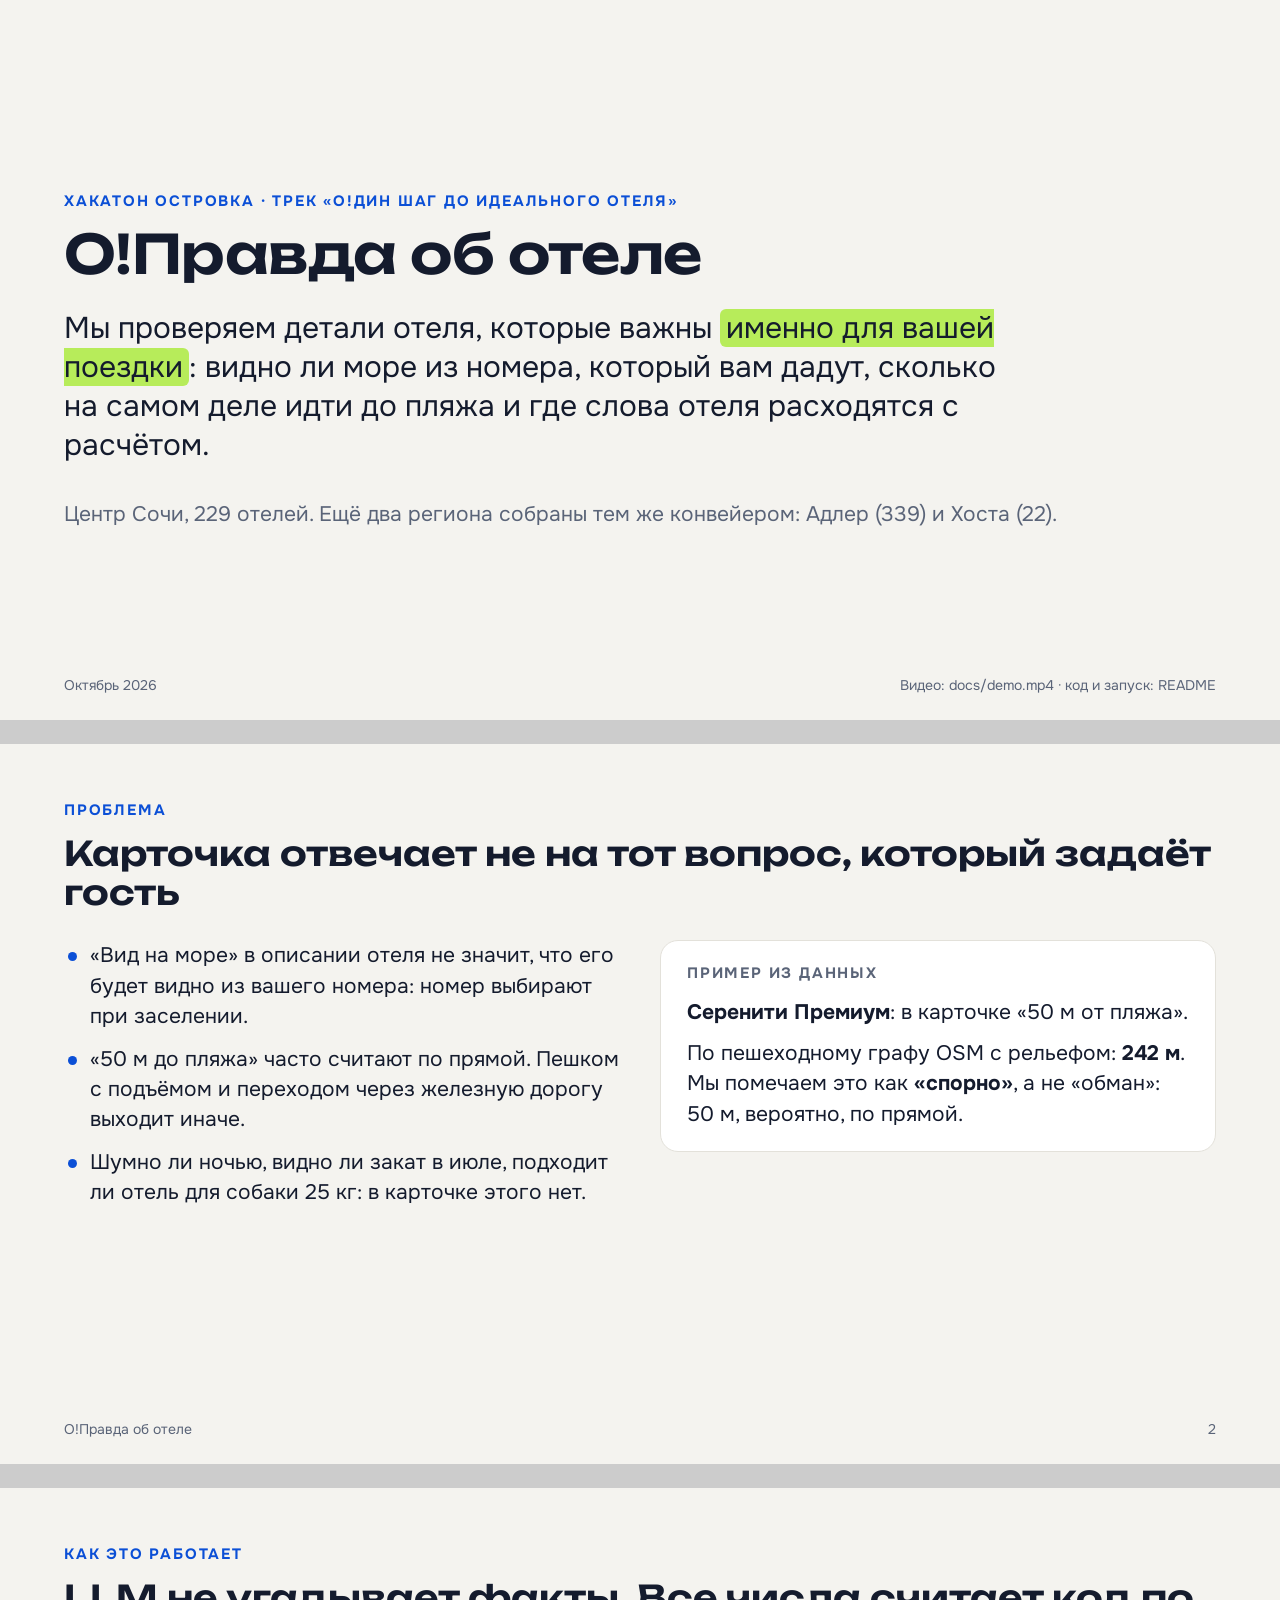
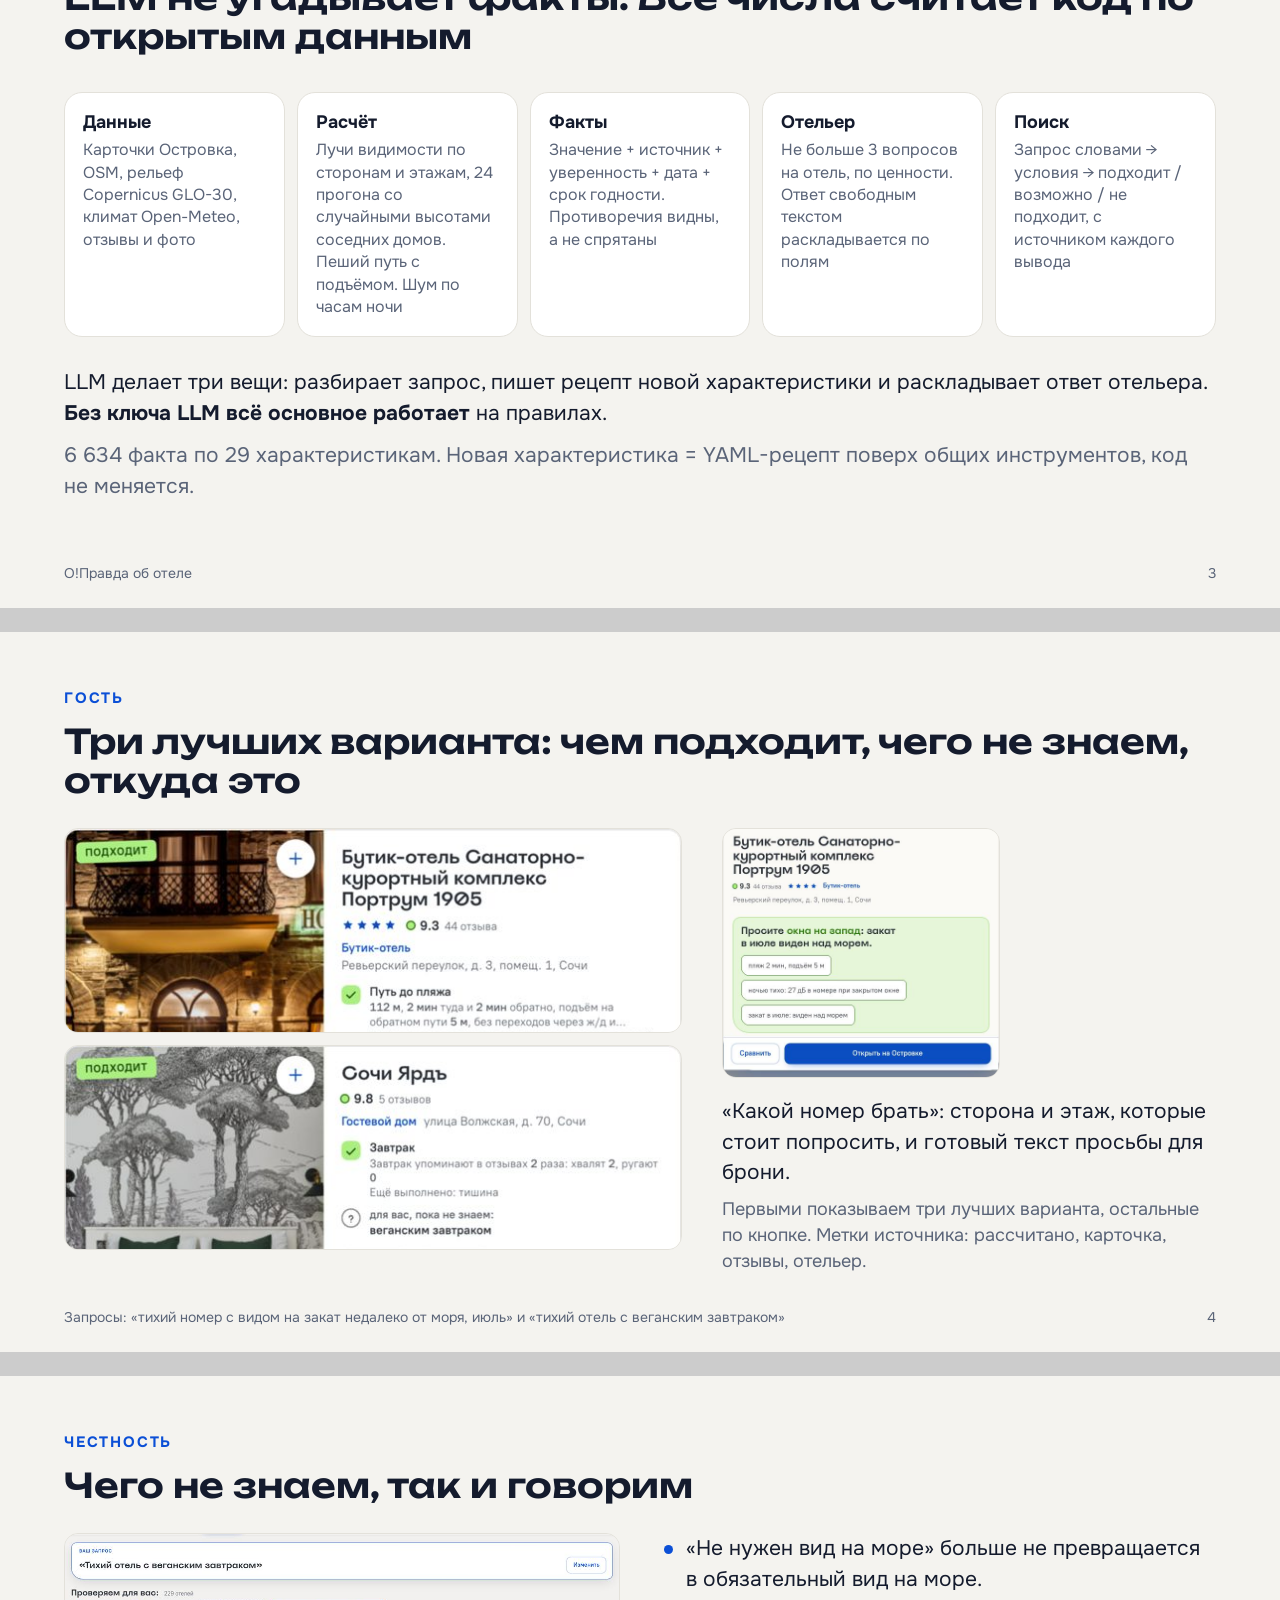
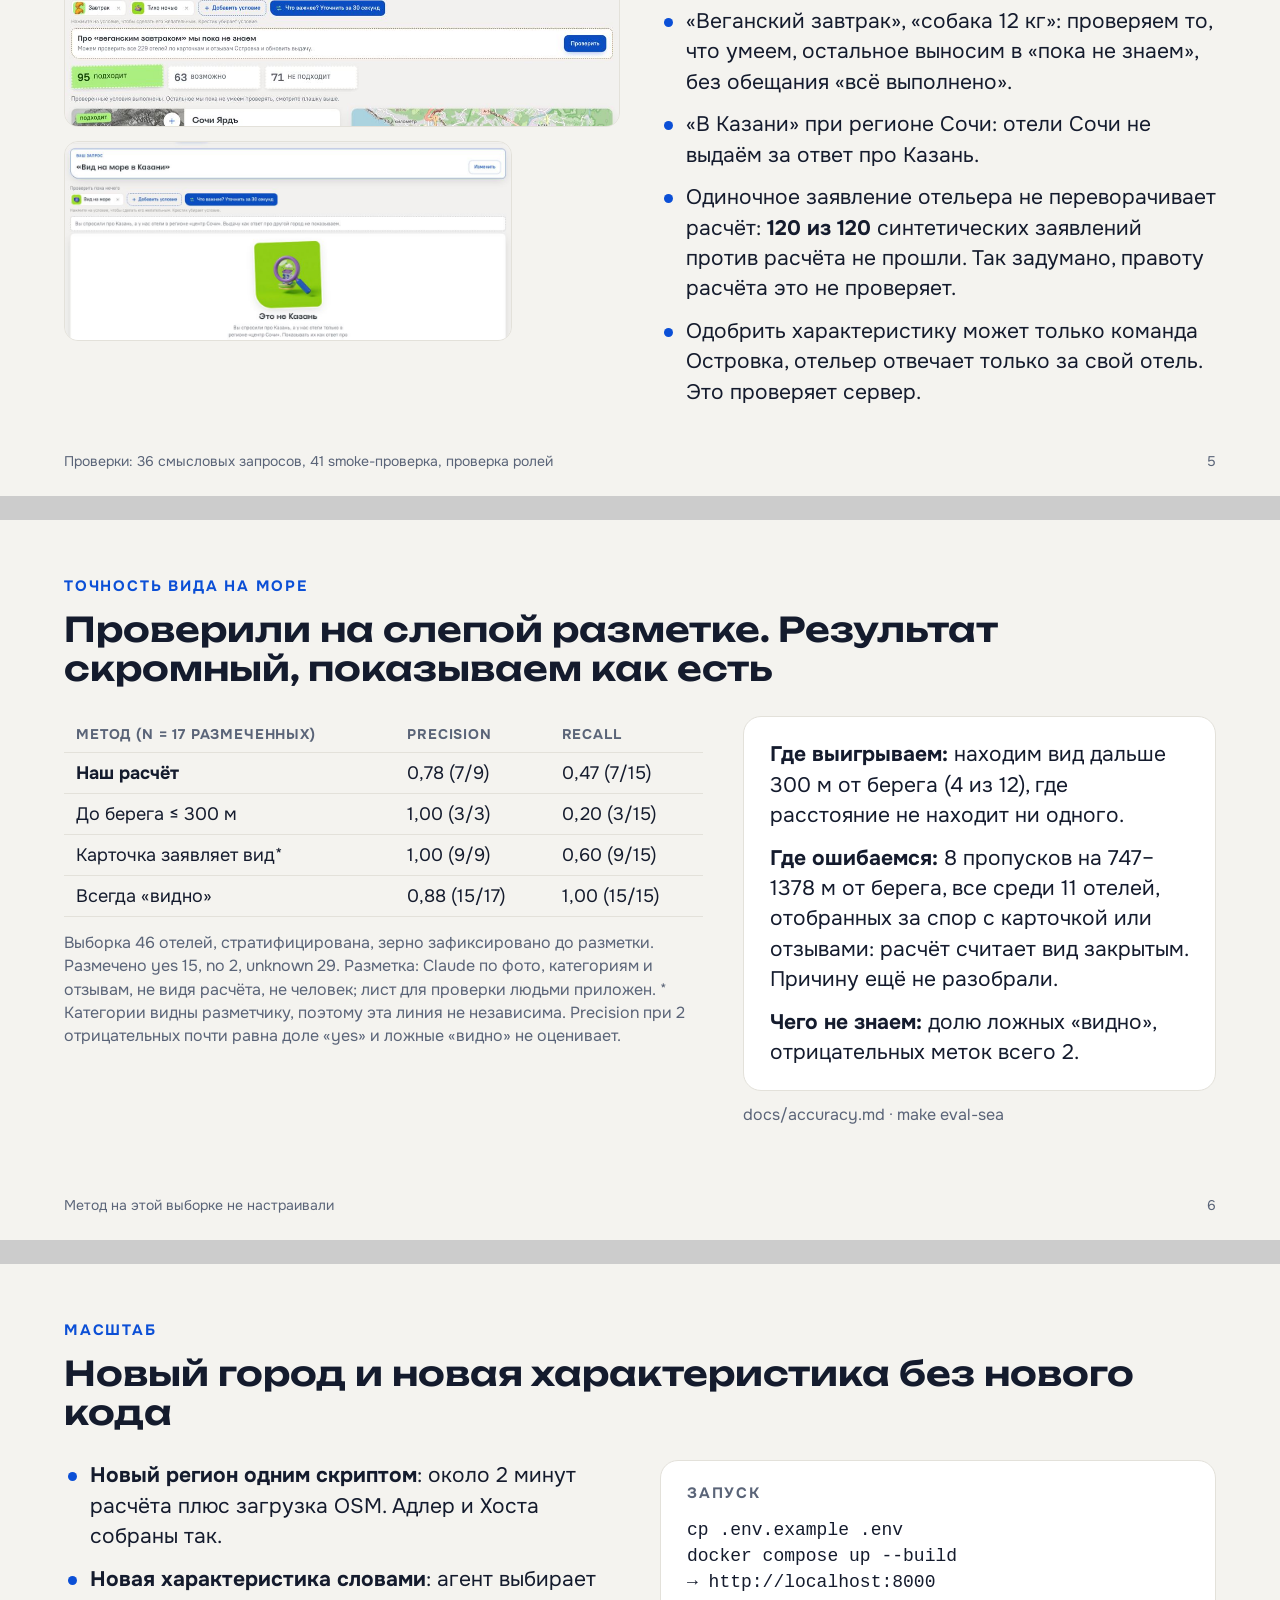
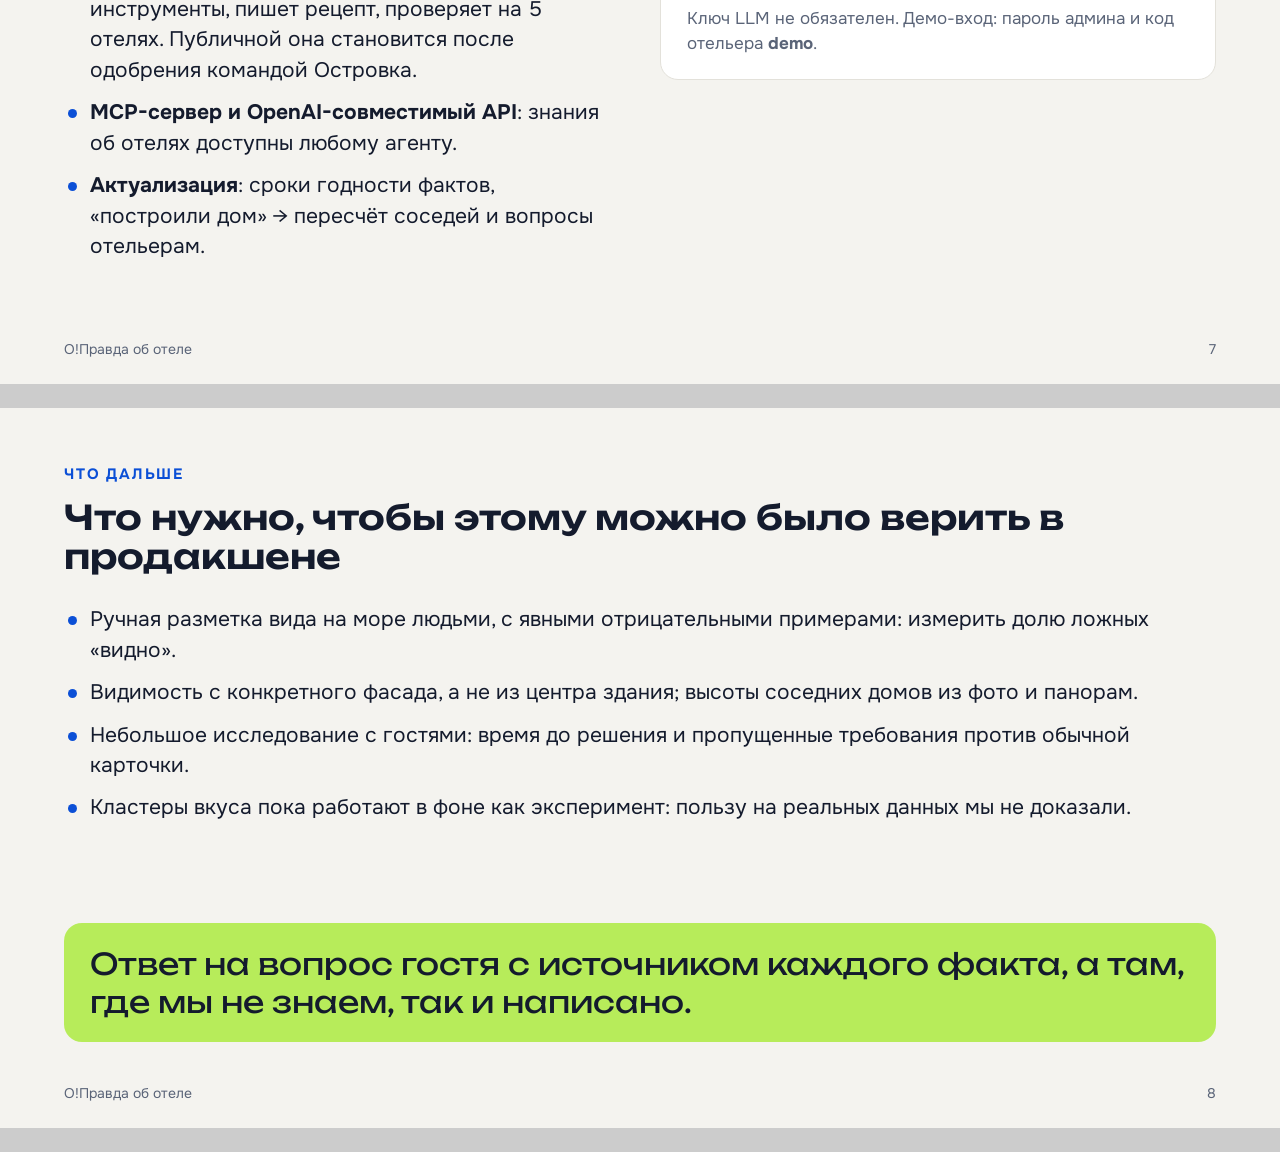
<file: docs/deck/deck.html>
<!doctype html>
<html lang="ru">
<head>
<meta charset="utf-8">
<title>О!Правда об отеле</title>
<link href="https://fonts.googleapis.com/css2?family=Unbounded:wght@500;600&family=Onest:wght@400;500;700&display=swap" rel="stylesheet">
<style>
:root{--blue:#0b4fd6;--ink:#141b2d;--ink2:#5a6478;--lime:#b7ec5a;--bg:#f4f3ef;--card:#fff;--line:#e3e1da;--red:#d9442b}
*{box-sizing:border-box;margin:0;padding:0}
body{background:#ccc;font-family:Onest,system-ui,sans-serif;color:var(--ink)}
.s{width:1280px;height:720px;background:var(--bg);margin:0 auto 24px;padding:56px 64px;position:relative;overflow:hidden;page-break-after:always;display:flex;flex-direction:column}
@media print{body{background:none}.s{margin:0}}
@page{size:1280px 720px;margin:0}
h1{font-family:Unbounded,sans-serif;font-weight:600;font-size:54px;line-height:1.08;letter-spacing:-.01em}
h2{font-family:Unbounded,sans-serif;font-weight:600;font-size:34px;line-height:1.15;margin-bottom:28px}
.k{font-size:15px;font-weight:700;letter-spacing:.12em;text-transform:uppercase;color:var(--blue);margin-bottom:14px}
p,li{font-size:21px;line-height:1.45}
.mut{color:var(--ink2)}
.foot{position:absolute;left:64px;right:64px;bottom:26px;display:flex;justify-content:space-between;font-size:14px;color:var(--ink2)}
.cols{display:grid;grid-template-columns:1fr 1fr;gap:40px;flex:1;min-height:0}
.box{background:var(--card);border:1px solid var(--line);border-radius:18px;padding:22px 26px}
.big{font-family:Unbounded,sans-serif;font-size:44px;font-weight:600;color:var(--blue);line-height:1}
.lime{background:var(--lime);border-radius:6px;padding:0 6px}
ul{list-style:none}
ul li{padding-left:26px;position:relative;margin-bottom:12px}
ul li:before{content:"";position:absolute;left:4px;top:12px;width:9px;height:9px;border-radius:50%;background:var(--blue)}
img{display:block;border-radius:14px;border:1px solid var(--line);max-width:100%}
table{border-collapse:collapse;width:100%;font-size:18px}
th,td{text-align:left;padding:9px 12px;border-bottom:1px solid var(--line)}
th{font-size:14px;text-transform:uppercase;letter-spacing:.06em;color:var(--ink2);font-weight:700}
td b{font-weight:700}
.tag{display:inline-block;font-size:14px;font-weight:700;padding:3px 10px;border-radius:99px;background:#e8eefc;color:var(--blue);margin-right:6px}
.flow{display:flex;gap:12px;align-items:stretch;margin-top:8px}
.flow .box{flex:1;padding:18px}
.flow .box b{display:block;font-size:18px;margin-bottom:6px}
.flow .box span{font-size:16px;color:var(--ink2);line-height:1.4;display:block}
</style>
</head>
<body>

<section class="s" style="justify-content:center">
  <div class="k">Хакатон Островка · трек «О!дин шаг до идеального отеля»</div>
  <h1>О!Правда об отеле</h1>
  <p style="font-size:30px;margin-top:26px;max-width:960px;line-height:1.3">Мы проверяем детали отеля, которые важны <span class="lime">именно для вашей поездки</span>: видно ли море из номера, который вам дадут, сколько на самом деле идти до пляжа и где слова отеля расходятся с расчётом.</p>
  <p class="mut" style="margin-top:34px">Центр Сочи, 229 отелей. Ещё два региона собраны тем же конвейером: Адлер (339) и Хоста (22).</p>
  <div class="foot"><span>Октябрь 2026</span><span>Видео: docs/demo.mp4 · код и запуск: README</span></div>
</section>

<section class="s">
  <div class="k">Проблема</div>
  <h2>Карточка отвечает не на тот вопрос, который задаёт гость</h2>
  <div class="cols">
    <div>
      <ul>
        <li>«Вид на море» в описании отеля не значит, что его будет видно из вашего номера: номер выбирают при заселении.</li>
        <li>«50 м до пляжа» часто считают по прямой. Пешком с подъёмом и переходом через железную дорогу выходит иначе.</li>
        <li>Шумно ли ночью, видно ли закат в июле, подходит ли отель для собаки 25 кг: в карточке этого нет.</li>
      </ul>
    </div>
    <div class="box" style="align-self:start">
      <div class="k" style="color:var(--ink2)">Пример из данных</div>
      <p><b>Серенити Премиум</b>: в карточке «50 м от пляжа».</p>
      <p style="margin-top:10px">По пешеходному графу OSM с рельефом: <b>242 м</b>. Мы помечаем это как <b>«спорно»</b>, а не «обман»: 50 м, вероятно, по прямой.</p>
    </div>
  </div>
  <div class="foot"><span>О!Правда об отеле</span><span>2</span></div>
</section>

<section class="s">
  <div class="k">Как это работает</div>
  <h2>LLM не угадывает факты. Все числа считает код по открытым данным</h2>
  <div class="flow">
    <div class="box"><b>Данные</b><span>Карточки Островка, OSM, рельеф Copernicus GLO-30, климат Open-Meteo, отзывы и фото</span></div>
    <div class="box"><b>Расчёт</b><span>Лучи видимости по сторонам и этажам, 24 прогона со случайными высотами соседних домов. Пеший путь с подъёмом. Шум по часам ночи</span></div>
    <div class="box"><b>Факты</b><span>Значение + источник + уверенность + дата + срок годности. Противоречия видны, а не спрятаны</span></div>
    <div class="box"><b>Отельер</b><span>Не больше 3 вопросов на отель, по ценности. Ответ свободным текстом раскладывается по полям</span></div>
    <div class="box"><b>Поиск</b><span>Запрос словами → условия → подходит / возможно / не подходит, с источником каждого вывода</span></div>
  </div>
  <p style="margin-top:30px">LLM делает три вещи: разбирает запрос, пишет рецепт новой характеристики и раскладывает ответ отельера. <b>Без ключа LLM всё основное работает</b> на правилах.</p>
  <p class="mut" style="margin-top:12px">6 634 факта по 29 характеристикам. Новая характеристика = YAML-рецепт поверх общих инструментов, код не меняется.</p>
  <div class="foot"><span>О!Правда об отеле</span><span>3</span></div>
</section>

<section class="s">
  <div class="k">Гость</div>
  <h2>Три лучших варианта: чем подходит, чего не знаем, откуда это</h2>
  <div class="cols" style="grid-template-columns:1.25fr 1fr">
    <div style="display:flex;flex-direction:column;gap:12px;min-height:0">
      <img src="img/card1.jpg" alt="Карточка: всё проверенное выполнено" style="max-height:205px;object-fit:cover;object-position:top">
      <img src="img/card2.jpg" alt="Карточка: часть запроса пока не знаем" style="max-height:205px;object-fit:cover;object-position:top">
    </div>
    <div>
      <img src="img/verdict.jpg" alt="Какой номер брать" style="max-height:250px;object-fit:cover;object-position:top">
      <p style="margin-top:18px">«Какой номер брать»: сторона и этаж, которые стоит попросить, и готовый текст просьбы для брони.</p>
      <p class="mut" style="margin-top:8px;font-size:18px">Первыми показываем три лучших варианта, остальные по кнопке. Метки источника: рассчитано, карточка, отзывы, отельер.</p>
    </div>
  </div>
  <div class="foot"><span>Запросы: «тихий номер с видом на закат недалеко от моря, июль» и «тихий отель с веганским завтраком»</span><span>4</span></div>
</section>

<section class="s">
  <div class="k">Честность</div>
  <h2>Чего не знаем, так и говорим</h2>
  <div class="cols">
    <div>
      <img src="img/vegan.jpg" alt="Веганский завтрак" style="max-height:200px;object-fit:cover;object-position:top">
      <img src="img/kazan.jpg" alt="Казань" style="max-height:200px;object-fit:cover;object-position:top;margin-top:14px">
    </div>
    <div>
      <ul>
        <li>«Не нужен вид на море» больше не превращается в обязательный вид на море.</li>
        <li>«Веганский завтрак», «собака 12 кг»: проверяем то, что умеем, остальное выносим в «пока не знаем», без обещания «всё выполнено».</li>
        <li>«В Казани» при регионе Сочи: отели Сочи не выдаём за ответ про Казань.</li>
        <li>Одиночное заявление отельера не переворачивает расчёт: <b>120 из 120</b> синтетических заявлений против расчёта не прошли. Так задумано, правоту расчёта это не проверяет.</li>
        <li>Одобрить характеристику может только команда Островка, отельер отвечает только за свой отель. Это проверяет сервер.</li>
      </ul>
    </div>
  </div>
  <div class="foot"><span>Проверки: 36 смысловых запросов, 41 smoke-проверка, проверка ролей</span><span>5</span></div>
</section>

<section class="s">
  <div class="k">Точность вида на море</div>
  <h2>Проверили на слепой разметке. Результат скромный, показываем как есть</h2>
  <div class="cols" style="grid-template-columns:1.35fr 1fr">
    <div>
      <table>
        <tr><th>Метод (n = 17 размеченных)</th><th>Precision</th><th>Recall</th></tr>
        <tr><td><b>Наш расчёт</b></td><td>0,78 (7/9)</td><td>0,47 (7/15)</td></tr>
        <tr><td>До берега ≤ 300 м</td><td>1,00 (3/3)</td><td>0,20 (3/15)</td></tr>
        <tr><td>Карточка заявляет вид*</td><td>1,00 (9/9)</td><td>0,60 (9/15)</td></tr>
        <tr><td>Всегда «видно»</td><td>0,88 (15/17)</td><td>1,00 (15/15)</td></tr>
      </table>
      <p class="mut" style="font-size:16px;margin-top:14px">Выборка 46 отелей, стратифицирована, зерно зафиксировано до разметки. Размечено yes 15, no 2, unknown 29. Разметка: Claude по фото, категориям и отзывам, не видя расчёта, не человек; лист для проверки людьми приложен. * Категории видны разметчику, поэтому эта линия не независима. Precision при 2 отрицательных почти равна доле «yes» и ложные «видно» не оценивает.</p>
    </div>
    <div>
      <div class="box">
        <p><b>Где выигрываем:</b> находим вид дальше 300 м от берега (4 из 12), где расстояние не находит ни одного.</p>
        <p style="margin-top:12px"><b>Где ошибаемся:</b> 8 пропусков на 747–1378 м от берега, все среди 11 отелей, отобранных за спор с карточкой или отзывами: расчёт считает вид закрытым. Причину ещё не разобрали.</p>
        <p style="margin-top:12px"><b>Чего не знаем:</b> долю ложных «видно», отрицательных меток всего 2.</p>
      </div>
      <p class="mut" style="font-size:16px;margin-top:12px">docs/accuracy.md · make eval-sea</p>
    </div>
  </div>
  <div class="foot"><span>Метод на этой выборке не настраивали</span><span>6</span></div>
</section>

<section class="s">
  <div class="k">Масштаб</div>
  <h2>Новый город и новая характеристика без нового кода</h2>
  <div class="cols">
    <div>
      <ul>
        <li><b>Новый регион одним скриптом</b>: около 2 минут расчёта плюс загрузка OSM. Адлер и Хоста собраны так.</li>
        <li><b>Новая характеристика словами</b>: агент выбирает инструменты, пишет рецепт, проверяет на 5 отелях. Публичной она становится после одобрения командой Островка.</li>
        <li><b>MCP-сервер и OpenAI-совместимый API</b>: знания об отелях доступны любому агенту.</li>
        <li><b>Актуализация</b>: сроки годности фактов, «построили дом» → пересчёт соседей и вопросы отельерам.</li>
      </ul>
    </div>
    <div class="box" style="align-self:start">
      <div class="k" style="color:var(--ink2)">Запуск</div>
      <p style="font-family:ui-monospace,Menlo,monospace;font-size:18px">cp .env.example .env<br>docker compose up --build<br>→ http://localhost:8000</p>
      <p class="mut" style="margin-top:12px;font-size:17px">Ключ LLM не обязателен. Демо-вход: пароль админа и код отельера <b>demo</b>.</p>
    </div>
  </div>
  <div class="foot"><span>О!Правда об отеле</span><span>7</span></div>
</section>

<section class="s">
  <div class="k">Что дальше</div>
  <h2>Что нужно, чтобы этому можно было верить в продакшене</h2>
  <ul>
    <li>Ручная разметка вида на море людьми, с явными отрицательными примерами: измерить долю ложных «видно».</li>
    <li>Видимость с конкретного фасада, а не из центра здания; высоты соседних домов из фото и панорам.</li>
    <li>Небольшое исследование с гостями: время до решения и пропущенные требования против обычной карточки.</li>
    <li>Кластеры вкуса пока работают в фоне как эксперимент: пользу на реальных данных мы не доказали.</li>
  </ul>
  <div class="box" style="margin-top:auto;margin-bottom:30px;background:var(--lime);border:0">
    <p style="font-family:Unbounded,sans-serif;font-size:30px;line-height:1.25">Ответ на вопрос гостя с источником каждого факта, а там, где мы не знаем, так и написано.</p>
  </div>
  <div class="foot"><span>О!Правда об отеле</span><span>8</span></div>
</section>

</body>
</html>
</file>
